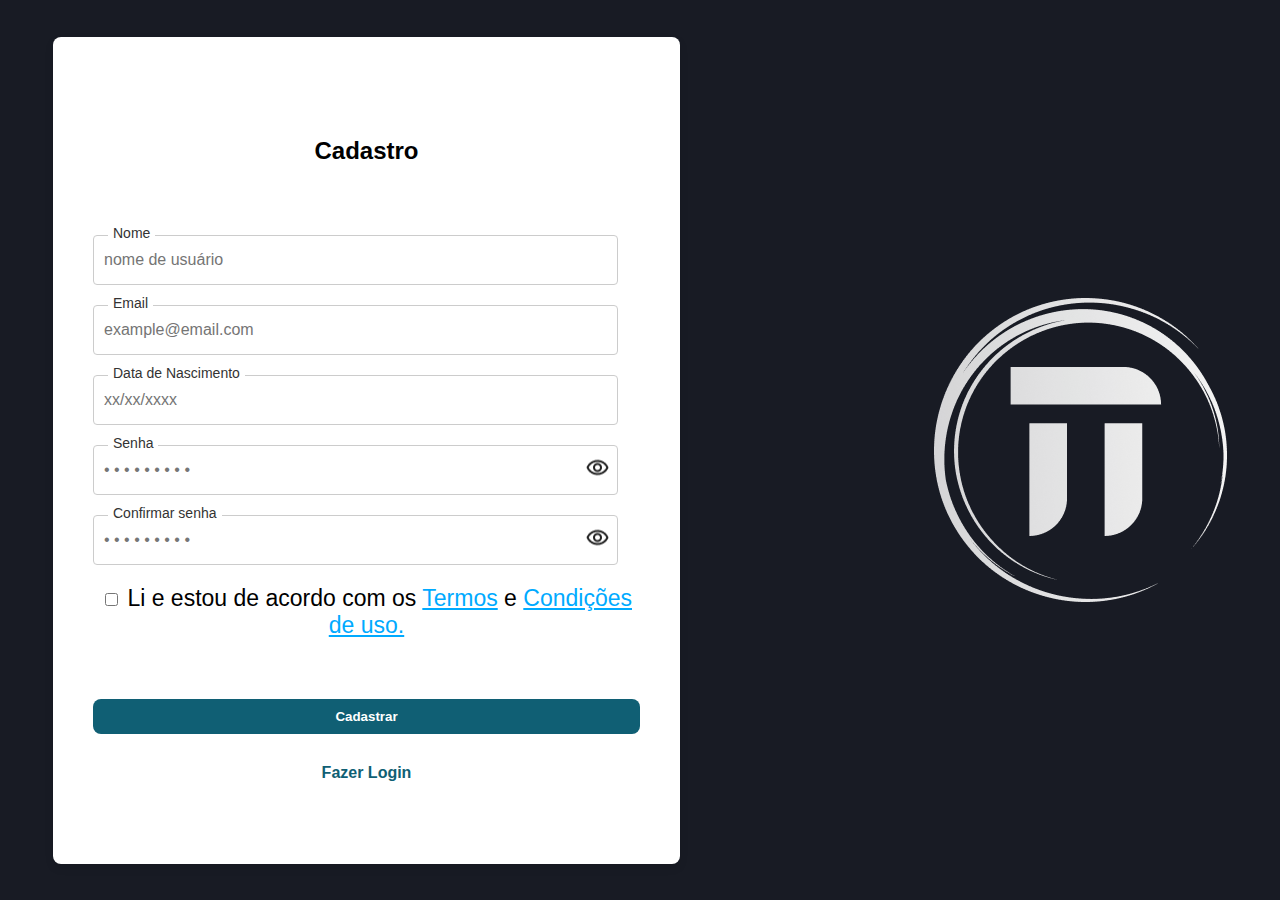
<file: cadastro.html>
<!DOCTYPE html>
<html lang="en">
<head>
    <meta charset="UTF-8">
    <meta name="viewport" content="width=device-width, initial-scale=1.0">
    <link rel="stylesheet" href="./cadastro.css">
    <link rel="icon" href="./TTlogo_v2.png" type="image/png">
    <title>TTwitter</title>
</head>
<body>
    <div class="container">
        <div class="cadastro">
            <h2>Cadastro</h2>
            <form>
                <div class="form-group">
                    <label for="nome" class="floating-label">Nome</label>
                    <input type="nome" id="nome" name="nome" placeholder="nome de usuário" class="floating-input">
                </div>
                <div class="form-group">
                    <label for="email" class="floating-label">Email</label>
                    <input type="email" id="email" name="email" placeholder="example@email.com" class="floating-input">
                </div>
                <div class="form-group">
                    <label for="data" class="floating-label">Data de Nascimento</label>
                    <input type="data" id="data" name="data" placeholder="xx/xx/xxxx" class="floating-input">
                </div>
                <div class="form-group password">
                    <label for="password" class="floating-label">Senha</label>
                    <input type="password" id="password" name="password" placeholder="• • • • • • • • •" class="floating-input">
                    <div class="show-password">
                        <img src="./Visibility.png" alt="Mostrar Senha">
                    </div>
                </div>
                <div class="form-group password">
                    <label for="confirm-password" class="floating-label">Confirmar senha</label>
                    <input type="confirm-password" id="confirm-password" name="confirm-password" placeholder="• • • • • • • • •" class="floating-input">
                    <div class="show-password">
                        <img src="./Visibility.png" alt="Mostrar Senha">
                    </div>
                </div>
                <div class="termos">
                    <input type="checkbox" id="termos" name="termos">
                    <label for="termos">Li e estou de acordo com os <a href="#">Termos</a> e <a href="#">Condições de uso.</a>
                    </label>
                </div>
                <button type="submit">Cadastrar</button>
                <a href="./login.html" class="fazer-login">Fazer Login</a>
                
            </form>
        </div>
            <div class="logo">
                <img src="./TTlogo_v2.png" alt="TTwitter Logo">
            </div>
        
    </div>
</body>
</html>
</file>
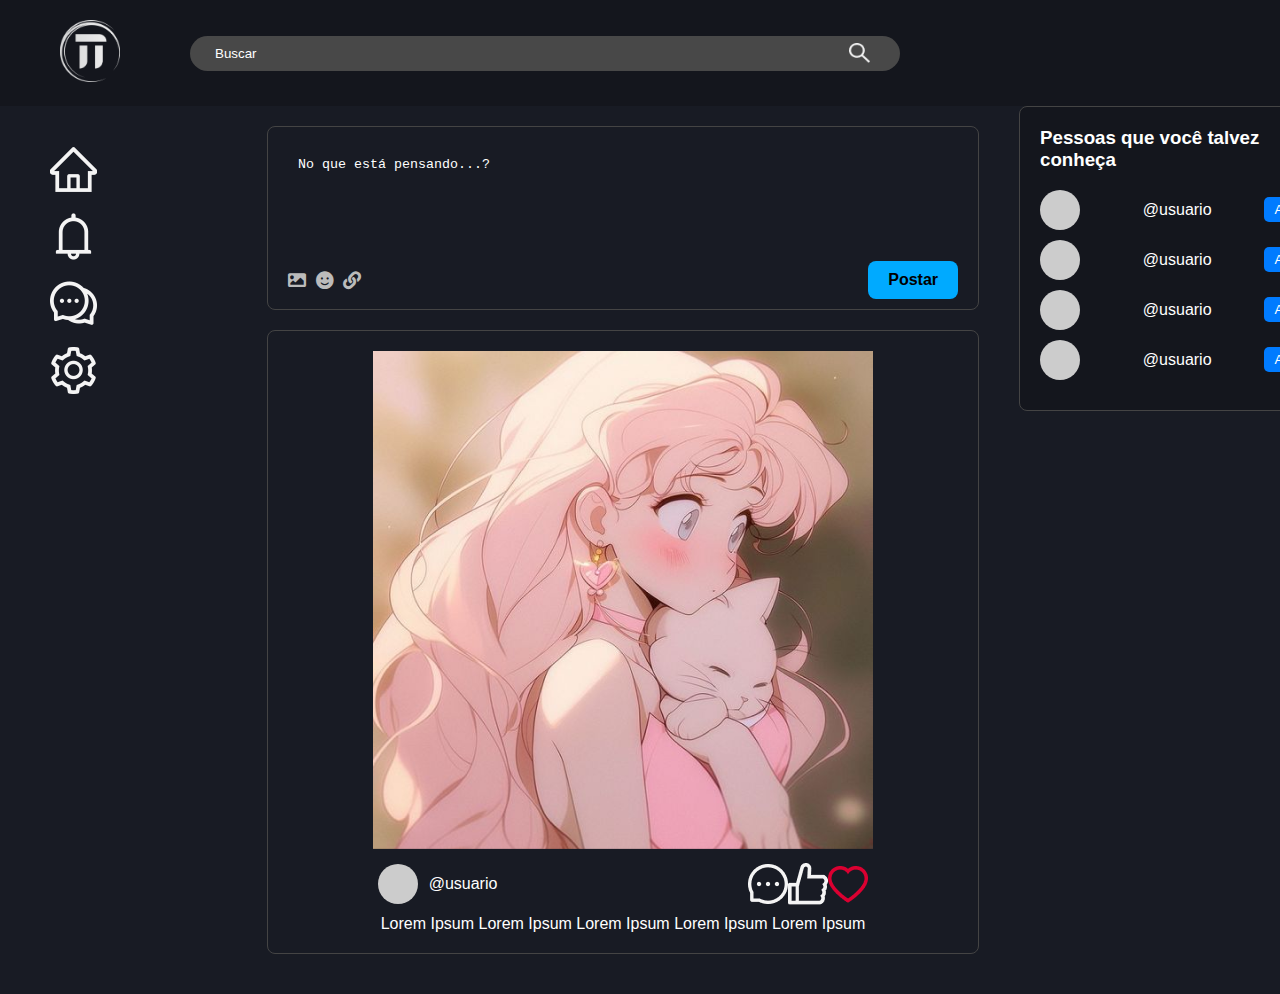
<file: home.html>
<!DOCTYPE html>
<html lang="en">
<head>
    <meta charset="UTF-8">
    <meta name="viewport" content="width=device-width, initial-scale=1.0">
    <link rel="stylesheet" href="./home.css">
    <link rel="stylesheet" href="https://cdnjs.cloudflare.com/ajax/libs/font-awesome/5.15.4/css/all.min.css">
    <link rel="icon" href="./TTlogo_v2.png" type="image/png">
    <title>TTwitter</title>
</head>
<body>
    <header>
        <div class="container">
            <div class="logo">
                <img src="./TTlogo_v2.png" alt="Logo">
            </div>
            <div class="buscar">
                <input type="text" placeholder="Buscar">
                <button>
                    <img src="./Lupa.png" alt="Search">
                </button>
            </div>
        </div>
    </header>
    <div class="content">
        <div class="sidebar">
            <img src="./Inicio.png" alt="Botao Home">
            <img src="./Notificacao.png" alt="Botao Notificacao">
            <img src="./Chat.png" alt="Botao Chat">
            <img src="./Config.png" alt="Botao Configuracao">
        </div>
        <div class="main-content">
            <div class="post-box">
                <textarea placeholder="No que está pensando...?"></textarea>
                <div class="post-actions">
                    <div class="icons">
                        <i class="fas fa-image"></i>
                        <i class="fas fa-smile"></i>
                        <i class="fas fa-link"></i>
                    </div>
                    <button>Postar</button>
                </div>
            </div>
            <div class="feed">
                <img src="./Post.png" alt="Post Image">
                <div class="post-info">
                    <div class="user-info">
                        <div class="user-avatar"></div>
                        <span>@usuario</span>
                        <div class="feed-actions">
                            <img src="./Comentario.png" alt="Botao Comentario">
                            <img src="./Like.png" alt="Botao Like">
                            <img src="./Coracao.png" alt="Botao Coracao">
                        </div>
                    </div>
                </div>
                <a>Lorem Ipsum Lorem Ipsum Lorem Ipsum Lorem Ipsum Lorem Ipsum</a>
            </div>
        </div>
        <div class="suggestions">
            <h3>Pessoas que você talvez conheça</h3>
            <div class="suggestion">
                <div class="user-avatar"></div>
                <span>@usuario</span>
                <button>Adicionar</button>
            </div>
            <div class="suggestion">
                <div class="user-avatar"></div>
                <span>@usuario</span>
                <button>Adicionar</button>
            </div>
            <div class="suggestion">
                <div class="user-avatar"></div>
                <span>@usuario</span>
                <button>Adicionar</button>
            </div>
            <div class="suggestion">
                <div class="user-avatar"></div>
                <span>@usuario</span>
                <button>Adicionar</button>
            </div>
        </div>
    </div>
</body>
</html>
</file>
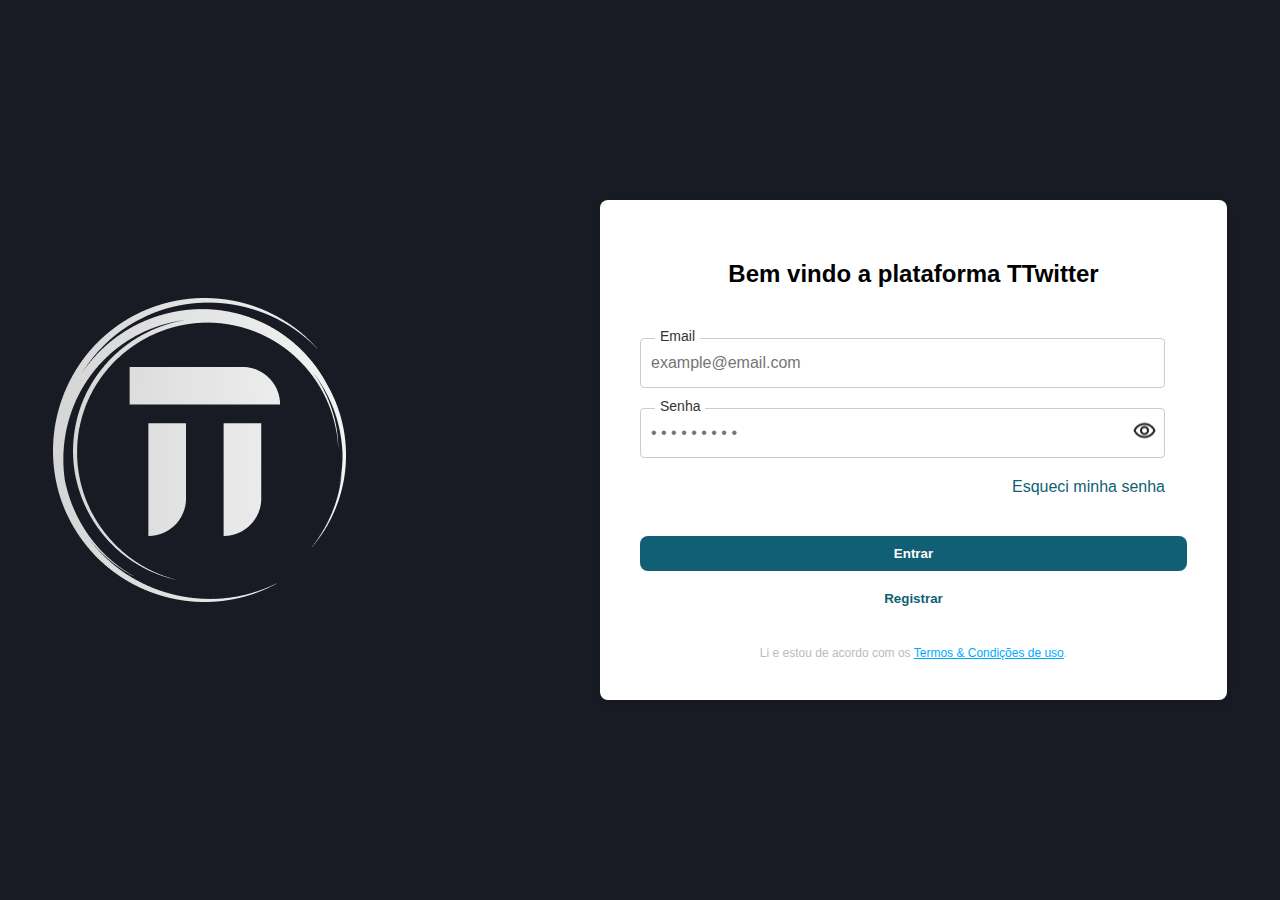
<file: login.html>
<!DOCTYPE html>
<html lang="en">
<head>
    <meta charset="UTF-8">
    <meta name="viewport" content="width=device-width, initial-scale=1.0">
    <link rel="stylesheet" href="./login.css">
    <title>TTwitter</title>
    <link rel="icon" href="./TTlogo_v2.png" type="image/png">
</head>
<body>
    <div class="container">
        <div class="logo">
            <img src="./TTlogo_v2.png" alt="TTwitter Logo">
        </div>
        <div class="login">
            <h2>Bem vindo a plataforma TTwitter</h2>
            <form>
                <div class="form-group">
                    <label for="email" class="floating-label">Email</label>
                    <input type="email" id="email" name="email" placeholder="example@email.com" class="floating-input">
                </div>
                <div class="form-group password">
                    <label for="password" class="floating-label">Senha</label>
                    <input type="password" id="password" name="password" placeholder="• • • • • • • • •" class="floating-input">
                    <div class="show-password">
                        <img src="./Visibility.png" alt="Mostrar Senha">
                    </div>
                </div>
                <a href="#" class="forgot-password">Esqueci minha senha</a>
                <button type="submit">Entrar</button>
                <button type="button" class="register">Registrar</button>
                <div class="termos">
                    <input type="hidden" id="termos" name="termos">
                    <label for="termos">Li e estou de acordo com os <a href="#">Termos & Condições de uso</a>.</label>
                </div>
            </form>
        </div>
    </div>
</body>
</html>
</file>
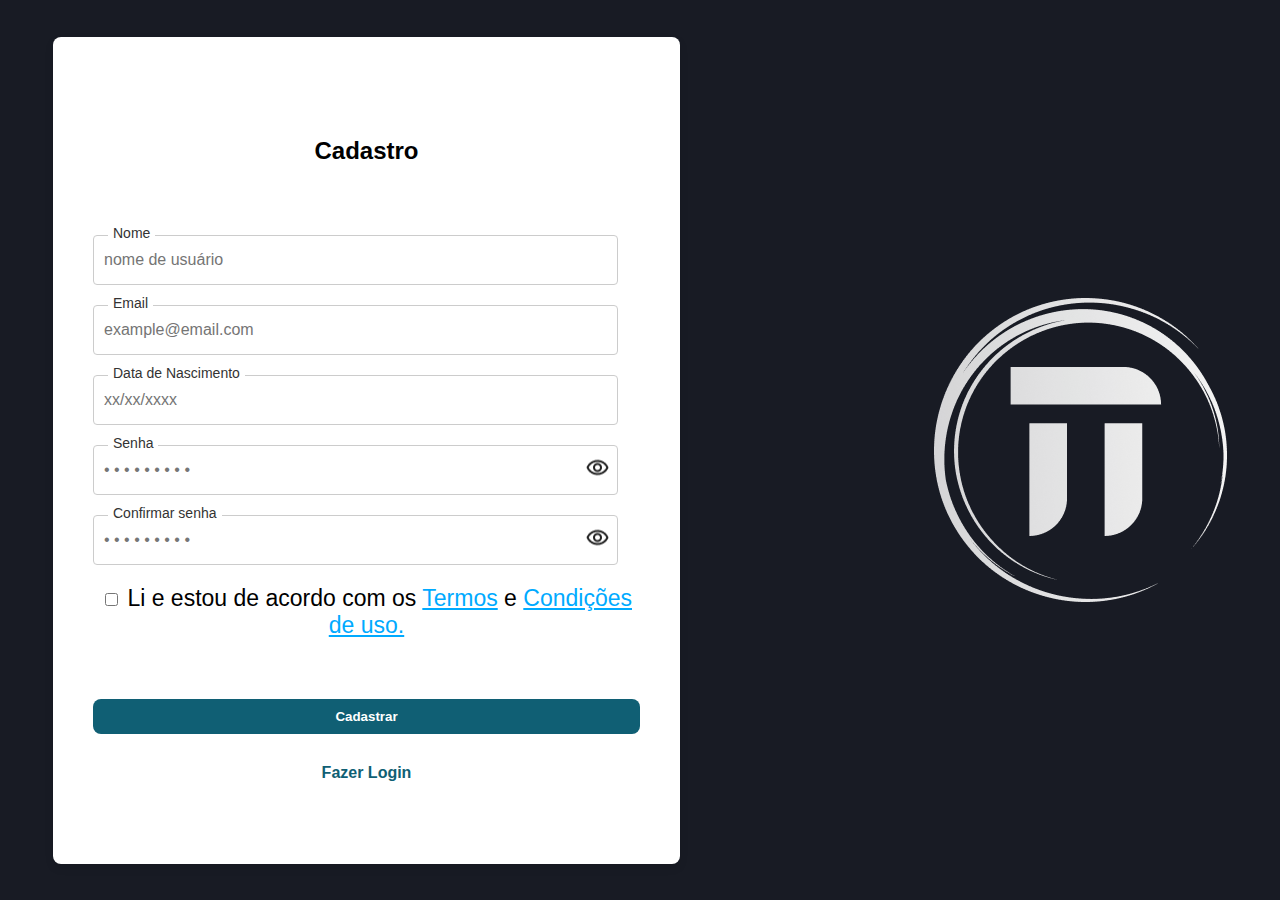
<file: html/cadastro.html>
<!DOCTYPE html>
<html lang="en">
<head>
    <meta charset="UTF-8">
    <meta name="viewport" content="width=device-width, initial-scale=1.0">
    <link rel="stylesheet" href="../css/cadastro.css">
    <link rel="icon" href="../Imagens/TTlogo_v2.png" type="image/png">
    <title>TTwitter</title>
</head>
<body>
    <div class="container">
        <div class="cadastro">
            <h2>Cadastro</h2>
            <form>
                <div class="form-group">
                    <label for="nome" class="floating-label">Nome</label>
                    <input type="nome" id="nome" name="nome" placeholder="nome de usuário" class="floating-input">
                </div>
                <div class="form-group">
                    <label for="email" class="floating-label">Email</label>
                    <input type="email" id="email" name="email" placeholder="example@email.com" class="floating-input">
                </div>
                <div class="form-group">
                    <label for="data" class="floating-label">Data de Nascimento</label>
                    <input type="data" id="data" name="data" placeholder="xx/xx/xxxx" class="floating-input">
                </div>
                <div class="form-group password">
                    <label for="password" class="floating-label">Senha</label>
                    <input type="password" id="password" name="password" placeholder="• • • • • • • • •" class="floating-input">
                    <div class="show-password">
                        <img src="../Imagens/Visibility.png" alt="Mostrar Senha">
                    </div>
                </div>
                <div class="form-group password">
                    <label for="confirm-password" class="floating-label">Confirmar senha</label>
                    <input type="confirm-password" id="confirm-password" name="confirm-password" placeholder="• • • • • • • • •" class="floating-input">
                    <div class="show-password">
                        <img src="../Imagens/Visibility.png" alt="Mostrar Senha">
                    </div>
                </div>
                <div class="termos">
                    <input type="checkbox" id="termos" name="termos">
                    <label for="termos">Li e estou de acordo com os <a href="#">Termos</a> e <a href="#">Condições de uso.</a>
                    </label>
                </div>
                <button type="submit">Cadastrar</button>
                <a href="../html/login.html" class="fazer-login">Fazer Login</a>    
            </form>
        </div>
            <div class="logo">
                <img src="../Imagens/TTlogo_v2.png" alt="TTwitter Logo">
            </div>
    </div>
</body>
</html>
</file>
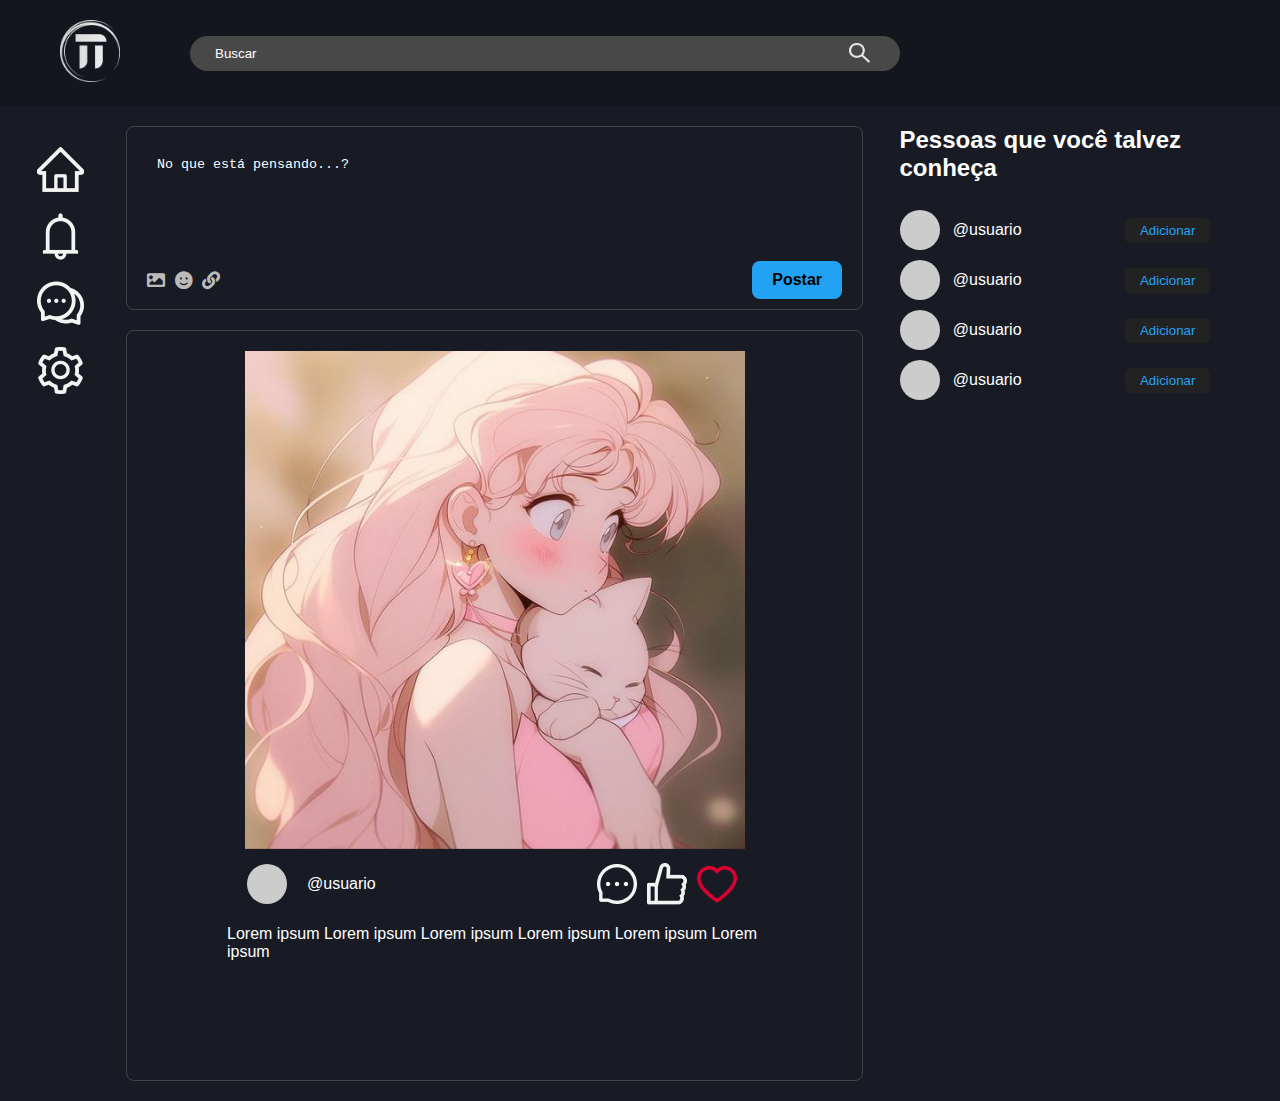
<file: html/home.html>
<!DOCTYPE html>
<html lang="en">
<head>
    <meta charset="UTF-8">
    <meta name="viewport" content="width=device-width, initial-scale=1.0">
    <link rel="stylesheet" href="../css/home.css">
    <link rel="stylesheet" href="https://cdnjs.cloudflare.com/ajax/libs/font-awesome/5.15.4/css/all.min.css">
    <link rel="icon" href="../Imagens/TTlogo_v2.png" type="image/png">
    <title>TTwitter</title>
</head>
<body>
    <header>
        <div class="container">
            <div class="logo">
                <img src="../Imagens/TTlogo_v2.png" alt="Logo">
            </div>
            <div class="buscar">
                <input type="text" placeholder="Buscar">
                <button>
                    <img src="../Imagens/Lupa.png" alt="Search">
                </button>
            </div>
        </div>
    </header>
    <div class="sidebar-container">
        <div class="sidebar">
            <img src="../Imagens/Inicio.png" alt="Botao Home">
            <img src="../Imagens/Notificacao.png" alt="Botao Notificacao">
            <img src="../Imagens/Chat.png" alt="Botao Chat">
            <img src="../Imagens/Config.png" alt="Botao Configuracao">
        </div>
    </div>
    <div class="main-content">
        <div class="content">
            <div class="post">
                <div class="post-box">
                    <textarea placeholder="No que está pensando...?"></textarea>
                    <div class="post-actions">
                        <div class="icons">
                            <i class="fas fa-image"></i>
                            <i class="fas fa-smile"></i>
                            <i class="fas fa-link"></i>
                        </div>
                        <button>Postar</button>
                    </div>
                </div>
                <div class="feed">
                    <img src="../Imagens/Post.png" alt="Post Image">
                    <div class="feed-info">
                        <div class="user-info">
                            <div class="user-avatar"></div>
                            <span>@usuario</span>
                        </div>
                        <div class="feed-actions">
                            <img class="action-icon" src="../Imagens/Comentario.png" alt="Botao Comentario">
                            <img class="action-icon" src="../Imagens/Like.png" alt="Botao Like">
                            <img class="action-icon" src="../Imagens/Coracao.png" alt="Botao Coracao">
                        </div>
                    </div>
                    <div class="feed-text">
                        <p>Lorem ipsum Lorem ipsum Lorem ipsum Lorem ipsum Lorem ipsum Lorem ipsum</p>
                    </div>
                </div>
            </div>
            <div class="suggestions">
                <h3>Pessoas que você talvez conheça</h3>
                <div class="suggestion-user">
                    <div class="user-avatar"></div>
                    <span>@usuario</span>
                    <button>Adicionar</button>
                </div>
                <div class="suggestion-user">
                    <div class="user-avatar"></div>
                    <span>@usuario</span>
                    <button>Adicionar</button>
                </div>
                <div class="suggestion-user">
                    <div class="user-avatar"></div>
                    <span>@usuario</span>
                    <button>Adicionar</button>
                </div>
                <div class="suggestion-user">
                    <div class="user-avatar"></div>
                    <span>@usuario</span>
                    <button>Adicionar</button>
                </div>
            </div>
        </div>
    </div>
</body>
</html>
</file>
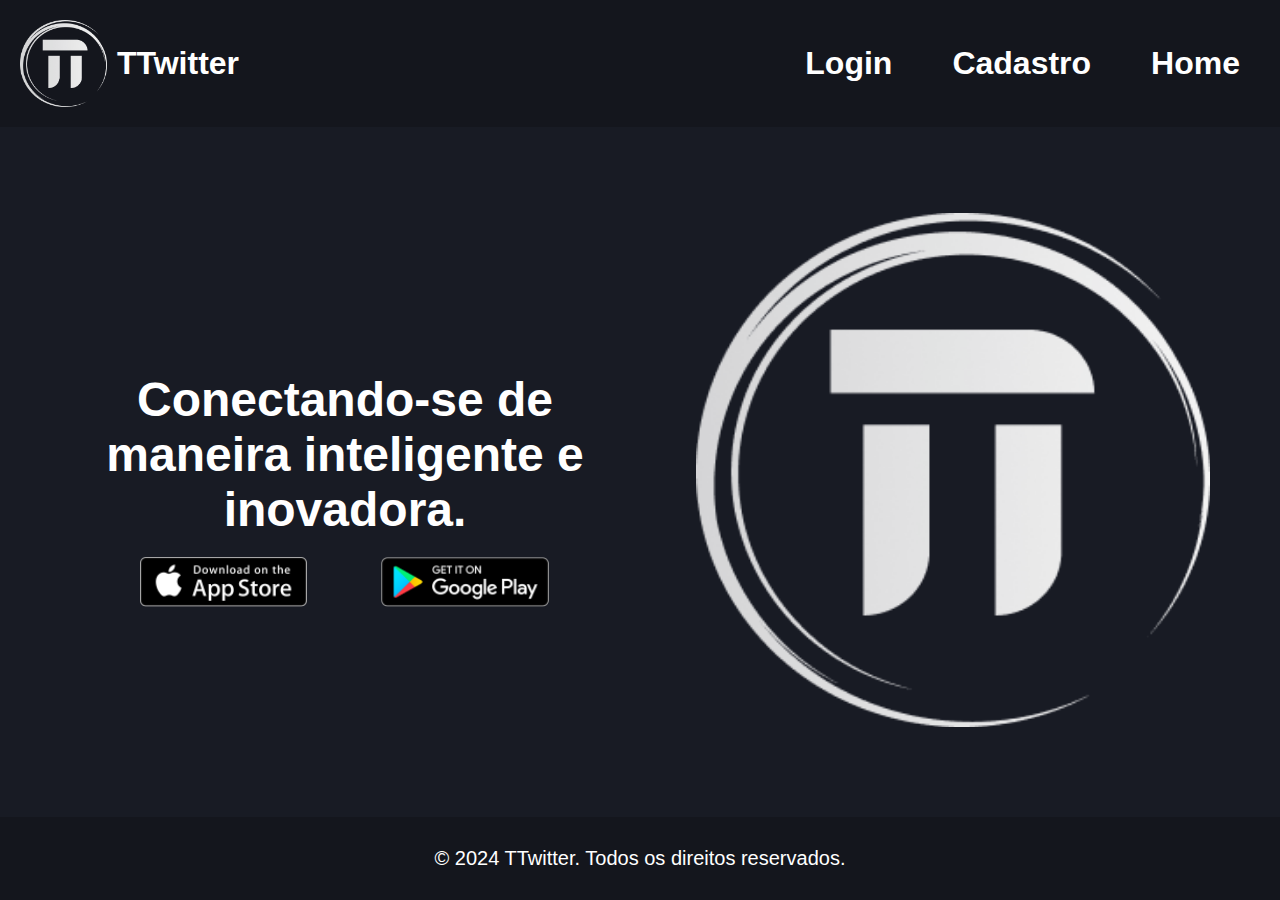
<file: html/landing.html>
<!DOCTYPE html>
<html lang="en">
<head>
    <meta charset="UTF-8">
    <meta name="viewport" content="width=device-width, initial-scale=1.0">
    <link rel="stylesheet" href="../css/landing.css">
    <title>TTwitter</title>
    <link rel="icon" href="../Imagens/TTlogo_v2.png" type="image/png">
</head>
<body>
    <header>
        <div class="header-container">
            <div class="logo">
                <img src="../Imagens/TTlogo_v2.png" alt="TTwitter Logo">
                <h1>TTwitter</h1>
            </div>
            <nav>
                <div class="hyperlinks">
                    <a href="../html/login.html">Login</a>
                    <a href="../html/cadastro.html">Cadastro</a>
                    <a href="../html/home.html">Home</a>
                </div>
            </nav>
        </div>
    </header>
    <main>
        <div class="main-content">
            <h2>Conectando-se de maneira inteligente e inovadora.</h2>
            <div class="app-links">
                <a href="#"><img src="../Imagens/Apple.png" alt="Download on the App Store"></a>
                <a href="#"><img src="../Imagens/Google.png" alt="Get it on Google Play"></a>
            </div>
        </div>
        <div class="main-logo">
            <img src="../Imagens/TTlogo_v2.png" alt="TTwitter Logo">
        </div>
    </main>
    <footer>
        <p>© 2024 TTwitter. Todos os direitos reservados.</p>
    </footer>
</body>
</html>
</file>
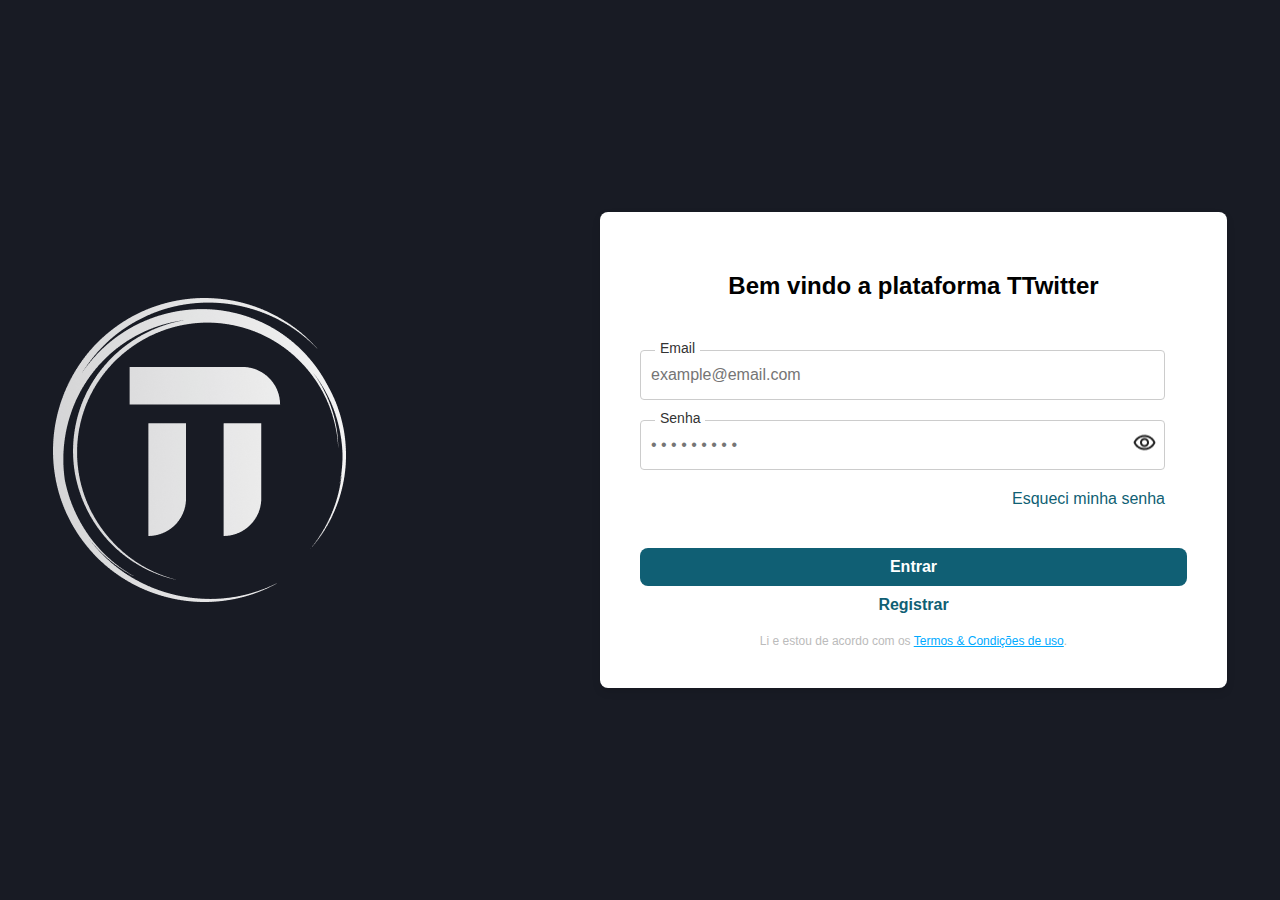
<file: html/login.html>
<!DOCTYPE html>
<html lang="en">
<head>
    <meta charset="UTF-8">
    <meta name="viewport" content="width=device-width, initial-scale=1.0">
    <link rel="stylesheet" href="../css/login.css">
    <title>TTwitter</title>
    <link rel="icon" href="../Imagens/TTlogo_v2.png" type="image/png">
</head>
<body>
    <div class="container">
        <div class="logo">
            <img src="../Imagens/TTlogo_v2.png" alt="TTwitter Logo">
        </div>
        <div class="login">
            <h2>Bem vindo a plataforma TTwitter</h2>
            <form>
                <div class="form-group">
                    <label for="email" class="floating-label">Email</label>
                    <input type="email" id="email" name="email" placeholder="example@email.com" class="floating-input">
                </div>
                <div class="form-group password">
                    <label for="password" class="floating-label">Senha</label>
                    <input type="password" id="password" name="password" placeholder="• • • • • • • • •" class="floating-input">
                    <div class="show-password">
                        <img src="../Imagens/Visibility.png" alt="Mostrar Senha">
                    </div>
                </div>
                <a href="#" class="forgot-password">Esqueci minha senha</a>
                <button type="submit">Entrar</button>
                <a href="../html/cadastro.html" class="register">Registrar</a>
                <div class="termos">
                    <input type="hidden" id="termos" name="termos">
                    <label for="termos">Li e estou de acordo com os <a href="#">Termos & Condições de uso</a>.</label>
                </div>
            </form>
        </div>
    </div>
</body>
</html>
</file>
<file: cadastro.css>
body {
    font-family: Arial, sans-serif;
    background-color: #181b24;
    color: #ffffff;
    display: flex;
    justify-content: center;
    align-items: center;
    height: 100vh;
    margin: 0;
}

.container {
    display: flex;
    align-items: center;
    justify-content: center;
    width: 100%;
    height: 100%;
}

.logo {
    display: flex;
    justify-content: space-between;
}

.cadastro {
    display: flex;
    flex-direction: column;
    justify-content: center;
    background-color: #ffffff;
    color: #000;
    padding: 40px;
    border-radius: 8px;
    box-shadow: 0 4px 8px rgba(0, 0, 0, 0.1);
    text-align: center;
    width: 547px;
    height: 747px;
    margin-right: 254px;
}

.cadastro h2 {
    margin-bottom: 50px;
}

.form-group {
    position: relative;
    margin: 20px 0;
    width: 100%;
    text-align: left;
}

.cadastro button {
    width: 100%;
    padding: 10px;
    background-color: #105f74;
    color: #ffffff;
    border: none;
    border-radius: 8px;
    cursor: pointer;
    font-weight: 700;
    margin-top: 60px;
}

.cadastro .fazer-login {
    display: flex;
    justify-content: center;
    background-color: #ffffff;
    color: #105f74;
    font-weight: 700;
    border: none;
    text-decoration: none;
    font-weight: 700;
    margin-top: 30px;
}


.floating-label {
    position: absolute;
    top: -10px;
    left: 15px;
    background: #ffffff;
    padding: 0 5px;
    font-size: 14px;
    color: #333;
}

.floating-input {
    width: calc(100% - 22px); 
    padding: 15px 10px;
    font-size: 16px;
    border: 1px solid #ccc;
    border-radius: 4px;
    outline: none;
    box-sizing: border-box;
}

.password {
    position: relative;
}

.show-password {
    position: absolute;
    right: 30px;
    top: 50%;
    transform: translateY(-50%);
    cursor: pointer;
}    

.forgot-password {
    display: block;
    margin-bottom: 40px;
    color: #105F74;
    text-decoration: none;
    margin-left: 350px;
}

.termos {
    margin-top: 20px;
    font-size: 23px;
    color: #000;
}

.termos a {
    font-size: 80;
    color: #00aaff;
    text-decoration: underline;
}
</file>
<file: home.css>
body {
    margin: 0;
    font-family: Arial, sans-serif;
    background-color: #181B24;
    color: #fff;
}

header {
    background-color: #14161D;
    padding: 20px 40px;
    display: flex;
    justify-content: center;
}

.container {
    display: flex;
    align-items: center;
    width: 100%;
    padding: 0 20px;
}

.logo img {
    width: 60px;
    height: 62px;
}

.buscar {
    display: flex;
    align-items: center;
    background-color: #484848;
    border-radius: 20px;
    padding: 5px 20px;
    margin-left: 70px;
    width: 670px;
}

.buscar input {
    border: none;
    background: none;
    color: #fff;
    padding: 5px;
    flex-grow: 1;
}

.buscar input::placeholder {
    color: #FFFFFF;
}

.buscar button {
    display: flex;
    border: none;
    background: none;
    padding: 0 10px;
    cursor: pointer;
    align-items: center;
    justify-content: center;
}

.buscar button img {
    height: 20px;
}

.content {
    display: flex;
}

.sidebar {
    display: flex;
    flex-direction: column;
    padding: 20px 50px;
    margin-top: 20px;
}

.sidebar img {
    width: 47px;
    height: 47px;
    margin-bottom: 20px;
}

.main-content {
    display: flex;
    flex-direction: column;
    align-items: center;
    width: calc(100% - 100px);
    margin-left: 100px;
    padding: 20px;
}

.post-box {
    background-color: transparent;
    border: 1px solid #444;
    border-radius: 8px;
    padding: 20px;
    margin-bottom: 20px;
    width: 670px;
    height: 142px;
}

.post-box textarea {
    width: 100%;
    height: 80px;
    background-color: transparent;
    border: none;
    border-radius: 5px;
    color: #fff;
    padding: 10px;
    resize: none;
}

.post-box textarea::placeholder {
    color: #FFFFFF;
}

.post-actions {
    display: flex;
    justify-content: space-between;
    align-items: center;
    margin-top: 10px;
}

.icons {
    display: flex;
    gap: 10px;
}

.icons i {
    color: #bbb;
    cursor: pointer;
    font-size: 18px;
}

.post-actions button {
    background-color: #00aaff;
    border: none;
    border-radius: 8px;
    color: #000000;
    font-weight: 700;
    padding: 10px 20px;
    cursor: pointer;
    font-size: 16px;
}

.feed {
    width: 670px;
    background-color: transparent;
    border: 1px solid #444;
    border-radius: 8px;
    padding: 20px;
    margin-bottom: 20px;
    text-align: center; 
}

.feed-actions {
    display: flex;
    align-items: center;
    justify-content: space-between;
}

.user-info {
    display: flex;
    justify-content: space-between;
    align-items: center;
    margin: 10px 90px;
}

.user-info span {
    display: flex;
    margin-right: 250px;
}

.user-avatar {
    width: 40px;
    height: 40px;
    border-radius: 50%;
    background-color: #ccc;
    margin-right: 10px;
}

.post-content {
    display: flex;
    align-items: center;
    margin-top: 20px;
    margin-left: 70px;
}

.suggestions {
    flex: 0 0 300px;
    background-color: #14161D;
    border: 1px solid #444;
    border-radius: 8px;
    padding: 20px;
    margin-left: 20px;
    height: fit-content; 
}

.suggestions h3 {
    margin-top: 0;
}

.suggestion {
    display: flex;
    align-items: center;
    justify-content: space-between;
    margin-bottom: 10px;
}

.suggestion .user-avatar {
    width: 40px;
    height: 40px;
    border-radius: 50%;
    background-color: #ccc;
    margin-right: 10px;
}

.suggestion button {
    background-color: #007bff;
    border: none;
    border-radius: 5px;
    color: #fff;
    padding: 5px 10px;
    cursor: pointer;
}

.suggestion button:hover {
    background-color: #0056b3;
}
</file>
<file: login.css>
body {
    font-family: Arial, sans-serif;
    background-color: #181b24;
    color: #ffffff;
    display: flex;
    justify-content: center;
    align-items: center;
    height: 100vh;
    margin: 0;
}

.container {
    display: flex;
    align-items: center;
    justify-content: center;
    width: 100%;
    height: 100%;
}

.logo {
    display: flex;
    justify-content: space-between;
    margin-right: 254px;
}

.login {
    background-color: #ffffff;
    color: #000;
    padding: 40px;
    border-radius: 8px;
    box-shadow: 0 4px 8px rgba(0, 0, 0, 0.1);
    text-align: center;
    width: 547px;
    height: auto;
}

.login h2 {
    margin-bottom: 50px;
}

.form-group {
    position: relative;
    margin: 20px 0;
    width: 100%;
    text-align: left;
}

.floating-label {
    position: absolute;
    top: -10px;
    left: 15px;
    background: #ffffff;
    padding: 0 5px;
    font-size: 14px;
    color: #333;
}

.floating-input {
    width: calc(100% - 22px); 
    padding: 15px 10px;
    font-size: 16px;
    border: 1px solid #ccc;
    border-radius: 4px;
    outline: none;
    box-sizing: border-box;
}

.password {
    position: relative;
}

.show-password {
    position: absolute;
    right: 30px;
    top: 50%;
    transform: translateY(-50%);
    cursor: pointer;
}    

.forgot-password {
    display: block;
    margin-bottom: 40px;
    color: #105F74;
    text-decoration: none;
    margin-left: 350px;
}

.login button {
    width: 100%;
    padding: 10px;
    background-color: #105f74;
    color: #ffffff;
    border: none;
    border-radius: 8px;
    cursor: pointer;
    margin-bottom: 10px;
    font-weight: 700;
}

.login .register {
    background-color: #ffffff;
    color: #105f74;
    font-weight: 700;
    border: none;
    text-decoration: none;
    font-weight: 700;
}

.termos {
    margin-top: 20px;
    font-size: 12px;
    color: #bbbbbb;
}

.termos a {
    color: #00aaff;
    text-decoration: underline;
}
</file>
<file: css/cadastro.css>
body {
    font-family: Arial, sans-serif;
    background-color: #181b24;
    color: #ffffff;
    display: flex;
    justify-content: center;
    align-items: center;
    height: 100vh;
    margin: 0;
}

.container {
    display: flex;
    align-items: center;
    justify-content: center;
    width: 100%;
    height: 100%;
}

.logo {
    display: flex;
    justify-content: space-between;
}

.cadastro {
    display: flex;
    flex-direction: column;
    justify-content: center;
    background-color: #ffffff;
    color: #000;
    padding: 40px;
    border-radius: 8px;
    box-shadow: 0 4px 8px rgba(0, 0, 0, 0.1);
    text-align: center;
    width: 547px;
    height: 747px;
    margin-right: 254px;
}

.cadastro h2 {
    margin-bottom: 50px;
}

.form-group {
    position: relative;
    margin: 20px 0;
    width: 100%;
    text-align: left;
}

.cadastro button {
    width: 100%;
    padding: 10px;
    background-color: #105f74;
    color: #ffffff;
    border: none;
    border-radius: 8px;
    cursor: pointer;
    font-weight: 700;
    margin-top: 60px;
}

.cadastro .fazer-login {
    display: flex;
    justify-content: center;
    background-color: #ffffff;
    color: #105f74;
    font-weight: 700;
    border: none;
    text-decoration: none;
    font-weight: 700;
    margin-top: 30px;
}


.floating-label {
    position: absolute;
    top: -10px;
    left: 15px;
    background: #ffffff;
    padding: 0 5px;
    font-size: 14px;
    color: #333;
}

.floating-input {
    width: calc(100% - 22px); 
    padding: 15px 10px;
    font-size: 16px;
    border: 1px solid #ccc;
    border-radius: 4px;
    outline: none;
    box-sizing: border-box;
}

.password {
    position: relative;
}

.show-password {
    position: absolute;
    right: 30px;
    top: 50%;
    transform: translateY(-50%);
    cursor: pointer;
}    

.forgot-password {
    display: block;
    margin-bottom: 40px;
    color: #105F74;
    text-decoration: none;
    margin-left: 350px;
}

.termos {
    margin-top: 20px;
    font-size: 23px;
    color: #000;
}

.termos a {
    font-size: 80;
    color: #00aaff;
    text-decoration: underline;
}

/* Responsividade para iPhone 12 Pro (390x844) */
@media (max-width: 390px) and (max-height: 844px) {
    .container {
        flex-direction: column;
        padding: 20px 20px 40px;
    }

    .logo {
        margin-right: 0;
        margin-bottom: 20px;
    }

    .cadastro {
        width: 100%;
        margin-right: 0;
        padding: 20px;
        height: auto; 
    }

    .cadastro h2 {
        margin-bottom: 20px;
        font-size: 1.5rem;
    }

    .forgot-password {
        margin-left: 0;
        text-align: center;
    }

    .cadastro button {
        font-size: 1rem;
        padding: 10px;
    }

    .cadastro .fazer-login {
        font-size: 1rem;
    }

    .termos {
        font-size: 0.75rem;
    }
}

/* Responsividade para iPhone 14 Pro Max (430x932) */
@media (max-width: 430px) and (max-height: 932px) {
    .container {
        flex-direction: column;
        padding: 20px;
    }

    .logo {
        margin-right: 0;
        margin-bottom: 50px;
    }

    .cadastro {
        width: 100%;
        margin-right: 0;
        padding: 30px;
        margin-top: 250px;
    }

    .cadastro h2 {
        margin-bottom: 30px;
        font-size: 1.75rem;
    }

    .forgot-password {
        margin-left: 0;
        text-align: center;
    }

    .cadastro button {
        font-size: 1rem;
        padding: 10px;
    }

    .cadastro .fazer-login {
        font-size: 1rem;
    }

    .termos {
        font-size: 0.75rem;
    }
}

/* Responsividade para iPad Mini (768x1024) */
@media (max-width: 768px) and (max-height: 1024px) {
    .container {
        flex-direction: column;
        padding: 20px;
        margin-top: 20px;
    }

    .logo {
        margin-right: 0;
        margin-bottom: 20px;
    }

    .cadastro {
        width: 80%;
        margin-right: 0;
        padding: 30px;
        height: auto;
    }

    .cadastro h2 {
        margin-bottom: 40px;
        font-size: 2rem;
    }

    .forgot-password {
        margin-left: 0;
        text-align: center;
    }

    .cadastro button {
        font-size: 1rem;
        padding: 10px;
    }

    .cadastro .fazer-login {
        font-size: 1rem;
    }

    .termos {
        font-size: 0.875rem;
    }
}
</file>
<file: css/home.css>
body {
    margin: 0;
    font-family: Arial, sans-serif;
    background-color: #181B24;
    color: #fff;
}

header {
    background-color: #14161D;
    padding: 20px 40px;
    display: flex;
    justify-content: center;
}

.container {
    display: flex;
    align-items: center;
    width: 100%;
    padding: 0 20px;
}

.logo img {
    width: 60px;
    height: 62px;
}

.buscar {
    display: flex;
    align-items: center;
    background-color: #484848;
    border-radius: 20px;
    padding: 5px 20px;
    margin-left: 70px;
    width: 670px;
}

.buscar input {
    border: none;
    background: none;
    color: #fff;
    padding: 5px;
    flex-grow: 1;
}

.buscar input::placeholder {
    color: #FFFFFF;
}

.buscar button {
    display: flex;
    border: none;
    background: none;
    padding: 0 10px;
    cursor: pointer;
    align-items: center;
    justify-content: center;
}

.buscar button img {
    height: 20px;
}

.sidebar-container {
    display: flex;
    position: absolute;
    padding: 20px;
}

.sidebar {
    display: flex;
    flex-direction: column;
    padding: 20px 0;
    align-items: center;
    width: 80px;
}

.sidebar img {
    width: 47px;
    height: 47px;
    margin-bottom: 20px;
}

.main-content {
    display: flex;
    flex-direction: column;
    padding: 0 20px;
    margin-left: 100px;
    width: calc(100% - 100px);
}

.content {
    display: flex;
    justify-content: center;
    padding-top: 20px;
}

.post {
    display: flex;
    flex-direction: column;
    align-items: center;
    width: 670px;
    margin-right: 20px;
}

.post-box {
    background-color: transparent;
    border: 1px solid #444;
    border-radius: 8px;
    padding: 20px;
    margin-bottom: 20px;
    width: 695px;
    height: 142px;
}

.post-box textarea {
    width: 100%;
    height: 80px;
    background-color: transparent;
    border: none;
    border-radius: 5px;
    color: #fff;
    padding: 10px;
    resize: none;
}

.post-box textarea::placeholder {
    color: #FFFFFF;
}

.post-actions {
    display: flex;
    justify-content: space-between;
    align-items: center;
    margin-top: 10px;
}

.icons {
    display: flex;
    gap: 10px;
}

.icons i {
    color: #bbb;
    cursor: pointer;
    font-size: 18px;
}

.post-actions button {
    background-color: #22A2F2;
    border: none;
    border-radius: 8px;
    color: #000000;
    font-weight: 700;
    padding: 10px 20px;
    cursor: pointer;
    font-size: 16px;
}

.feed {
    width: 695px;
    height: 709px;
    background-color: transparent;
    border: 1px solid #444;
    border-radius: 8px;
    padding: 20px;
    margin-bottom: 20px;
    text-align: center;
    
}

.feed-info {
    display: flex;
    justify-content: space-between;
    align-items: center;
    margin: 10px 100px 20px 100px;
}

.feed-actions {
    display: flex;
    align-items: center;
    margin-left: 10p;
    
}

.feed-actions .action-icon {
    margin: 0 5px;
}

.feed-text p {
    margin: 0 80px;
    font-size: 16px;
    text-align: start;
}

.user-info {
    display: flex;
    align-items: center;
}

.user-info span {
    margin-left: 10px; 
}

.user-avatar {
    width: 40px;
    height: 40px;
    border-radius: 50%;
    background-color: #ccc;
    margin-right: 10px;
}

.suggestions {
    display: flex;
    flex-direction: column;
    background-color: transparent;
    padding: 50px;
    margin-top: -50px;
}

.suggestions h3 {
    font-size: 24px;
    height: 60px;
    width: 311px;
    margin-top: 0;
    color: #fff;
}

.suggestion-user {
    display: flex;
    align-items: center;
    justify-content: space-between;
    margin-bottom: 10px;
}

.suggestion-user .user-avatar {
    width: 40px;
    height: 40px;
    border-radius: 50%;
    background-color: #ccc;
    margin-right: 10px;
}

.suggestion-user button {
    background-color: #222222;
    border: none;
    border-radius: 5px;
    color: #22A2F2;
    padding: 5px 15px;
    cursor: pointer;
}

.suggestion-user span {
    display: flex;
    margin-right: 100px;
}
</file>
<file: css/landing.css>
body {
    font-family: Arial, sans-serif;
    background-color: #181B24;
    color: #ffffff;
    margin: 0;
    display: flex;
    flex-direction: column;
    min-height: 100vh;
}

header {
    background-color: #14161D;
    padding: 20px;
}

.header-container {
    display: flex;
    justify-content: space-between;
    align-items: center;
}

.logo {
    display: flex;
    align-items: center;
}

.logo img {
    height: 87px;
    width: 87px;
    margin-right: 10px;
}

.hyperlinks {
    display: flex;
    gap: 60px;
    margin-right: 20px;
    font-size: 32px;
}

nav a {
    color: #ffffff;
    text-decoration: none;
    font-weight: bold;
}

main {
    display: flex;
    justify-content: space-between;
    align-items: center;
    flex: 1;
    padding: 20px;
    text-align: center;
}

.main-content {
    max-width: 600px;
    margin-right: 50px;
}

.main-content h2 {
    font-size: 3rem;
    margin-bottom: 20px;
    margin-left: 50px;
}

.app-links a {
    margin: 0 10px;
}

.app-links img {
    height: 50px;
    margin-left: 50px;
}

.main-logo img {
    height: 514px;
    width: 514px;
    margin-right: 50px;
}

footer {
    background-color: #14161D;
    text-align: center;
    padding: 10px 0;
}

footer p {
    font-size: 20px;
}

/* Responsividade para IPhone 12 Pro (390x844) */
@media (max-width: 390px) and (max-height: 844px) {
    header {
        padding: 10px;
    }

    .header-container {
        flex-direction: column;
    }

    .logo img {
        height: 50px;
        width: 50px;
        margin-right: 0;
    }

    .hyperlinks {
        gap: 10px;
        margin-right: 0;
        font-size: 24px;
    }

    main {
        flex-direction: column;
        align-items: center;
        padding: 10px;
        text-align: center;
    }

    .main-content {
        max-width: 100%;
        margin-right: 0;
        margin-top: 50px;
    }

    .main-content h2 {
        font-size: 2rem;
        margin-bottom: 10px;
        margin-left: 0;
    }

    .app-links a {
        margin: 0 5px;
    }

    .app-links img {
        height: 30px;
        margin-left: 0;
    }

    .main-logo img {
        height: 200px;
        width: 200px;
        margin-right: 0;
        margin-bottom: 100px;
    }

    footer p {
        font-size: 16px;
    }
}

/* Responsividade para IPhone 14 Pro Max (430x932) */
@media (max-width: 430px) and (max-height: 932px) {
    header {
        padding: 15px;
    }

    .header-container {
        flex-direction: column;
    }

    .logo img {
        height: 70px;
        width: 70px;
        margin-right: 0;
    }

    .hyperlinks {
        gap: 15px;
        margin-right: 0;
        font-size: 26px;
    }

    main {
        flex-direction: column;
        align-items: center;
        padding: 15px;
        text-align: center;
    }

    .main-content {
        max-width: 100%;
        margin-right: 0;
    }

    .main-content h2 {
        font-size: 2.5rem;
        margin-bottom: 15px;
        margin-left: 0;
    }

    .app-links a {
        margin: 0 5px;
    }

    .app-links img {
        height: 40px;
        margin-left: 0;
    }

    .main-logo img {
        height: 250px;
        width: 250px;
        margin-right: 0;
    }

    footer p {
        font-size: 18px;
    }
}

/* Responsividade para IPad Mini (768x1024) */
@media (max-width: 768px) and (max-height: 1024px) {
    header {
        padding: 2vh;
    }

    .header-container {
        flex-direction: column;
    }

    .logo img {
        height: 10vh;
        width: 10vh;
        margin-right: 0;
    }

    .hyperlinks {
        flex-direction: row;
        gap: 4vw;
        margin-right: 0;
        font-size: 2rem;
    }

    main {
        flex-direction: column;
        align-items: center;
        padding: 2vh;
        text-align: center;
    }

    .main-content {
        max-width: 100%;
        margin-right: 0;
    }

    .main-content h2 {
        font-size: 3rem;
        margin-bottom: 2vh;
        margin-left: 0;
    }

    .app-links a {
        margin: 0 1vw;
    }

    .app-links img {
        height: 5vh;
        margin-left: 0;
    }

    .main-logo img {
        height: 35vh;
        width: 35vh;
        margin-right: 0;
    }

    footer p {
        font-size: 1.5rem;
    }
}
</file>
<file: css/login.css>
body {
    font-family: Arial, sans-serif;
    background-color: #181b24;
    color: #ffffff;
    display: flex;
    justify-content: center;
    align-items: center;
    height: 100vh;
    margin: 0;
}

.container {
    display: flex;
    align-items: center;
    justify-content: center;
    width: 100%;
    height: 100%;
}

.logo {
    display: flex;
    justify-content: space-between;
    margin-right: 254px;
}

.login {
    background-color: #ffffff;
    color: #000;
    padding: 40px;
    border-radius: 8px;
    box-shadow: 0 4px 8px rgba(0, 0, 0, 0.1);
    text-align: center;
    width: 547px;
    height: auto;
}

.login h2 {
    margin-bottom: 50px;
}

.form-group {
    position: relative;
    margin: 20px 0;
    width: 100%;
    text-align: left;
}

.floating-label {
    position: absolute;
    top: -10px;
    left: 15px;
    background: #ffffff;
    padding: 0 5px;
    font-size: 14px;
    color: #333;
}

.floating-input {
    width: calc(100% - 22px); 
    padding: 15px 10px;
    font-size: 16px;
    border: 1px solid #ccc;
    border-radius: 4px;
    outline: none;
    box-sizing: border-box;
}

.password {
    position: relative;
}

.show-password {
    position: absolute;
    right: 30px;
    top: 50%;
    transform: translateY(-50%);
    cursor: pointer;
}    

.forgot-password {
    display: block;
    margin-bottom: 40px;
    color: #105F74;
    text-decoration: none;
    margin-left: 350px;
}

.login button {
    font-size: 16px;
    width: 100%;
    padding: 10px;
    background-color: #105f74;
    color: #ffffff;
    border: none;
    border-radius: 8px;
    cursor: pointer;
    margin-bottom: 10px;
    font-weight: 700;
}

.login .register {
    font-size: 16px;
    background-color: #ffffff;
    color: #105f74;
    font-weight: 700;
    border: none;
    text-decoration: none;
    text-align: center;
}

.termos {
    margin-top: 20px;
    font-size: 12px;
    color: #bbbbbb;
}

.termos a {
    color: #00aaff;
    text-decoration: underline;
}

/* Responsividade para iPhone 12 Pro (390x844) */
@media (max-width: 390px) and (max-height: 844px) {
    .container {
        flex-direction: column;
        margin-top: 100px;
        margin-bottom: 20px; 
    }

    .logo {
        margin-right: 0;
        margin-bottom: 20px;
    }

    .login {
        width: 100%;
        padding: 20px;
    }

    .login h2 {
        margin-bottom: 20px;
        font-size: 1.5rem;
    }

    .forgot-password {
        margin-left: 0;
        text-align: center;
    }

    .login button {
        font-size: 1rem;
        padding: 10px;
    }

    .login .register {
        font-size: 1rem;
    }

    .termos {
        font-size: 0.75rem;
    }
}

/* Responsividade para iPhone 14 Pro Max (430x932) */
@media (max-width: 430px) and (max-height: 932px) {
    .container {
        flex-direction: column;
        padding: 20px;
    }

    .logo {
        margin-right: 0;
        margin-bottom: 20px;
    }

    .login {
        width: 100%;
        padding: 30px;
    }

    .login h2 {
        margin-bottom: 30px;
        font-size: 1.75rem;
    }

    .forgot-password {
        margin-left: 0;
        text-align: center;
    }

    .login button {
        font-size: 1rem;
        padding: 10px;
    }

    .login .register {
        font-size: 1rem;
    }

    .termos {
        font-size: 0.75rem;
    }
}

/* Responsividade para iPad Mini (768x1024) */
@media (max-width: 768px) and (max-height: 1024px) {
    .container {
        flex-direction: column;
        padding: 20px;
    }

    .logo {
        margin-right: 0;
        margin-bottom: 20px;
    }

    .login {
        width: 80%;
        padding: 30px;
    }

    .login h2 {
        margin-bottom: 40px;
        font-size: 2rem;
    }

    .forgot-password {
        margin-left: 0;
        text-align: center;
    }

    .login button {
        font-size: 1rem;
        padding: 10px;
    }

    .login .register {
        font-size: 1rem;
    }

    .termos {
        font-size: 0.875rem;
    }
}
</file>
